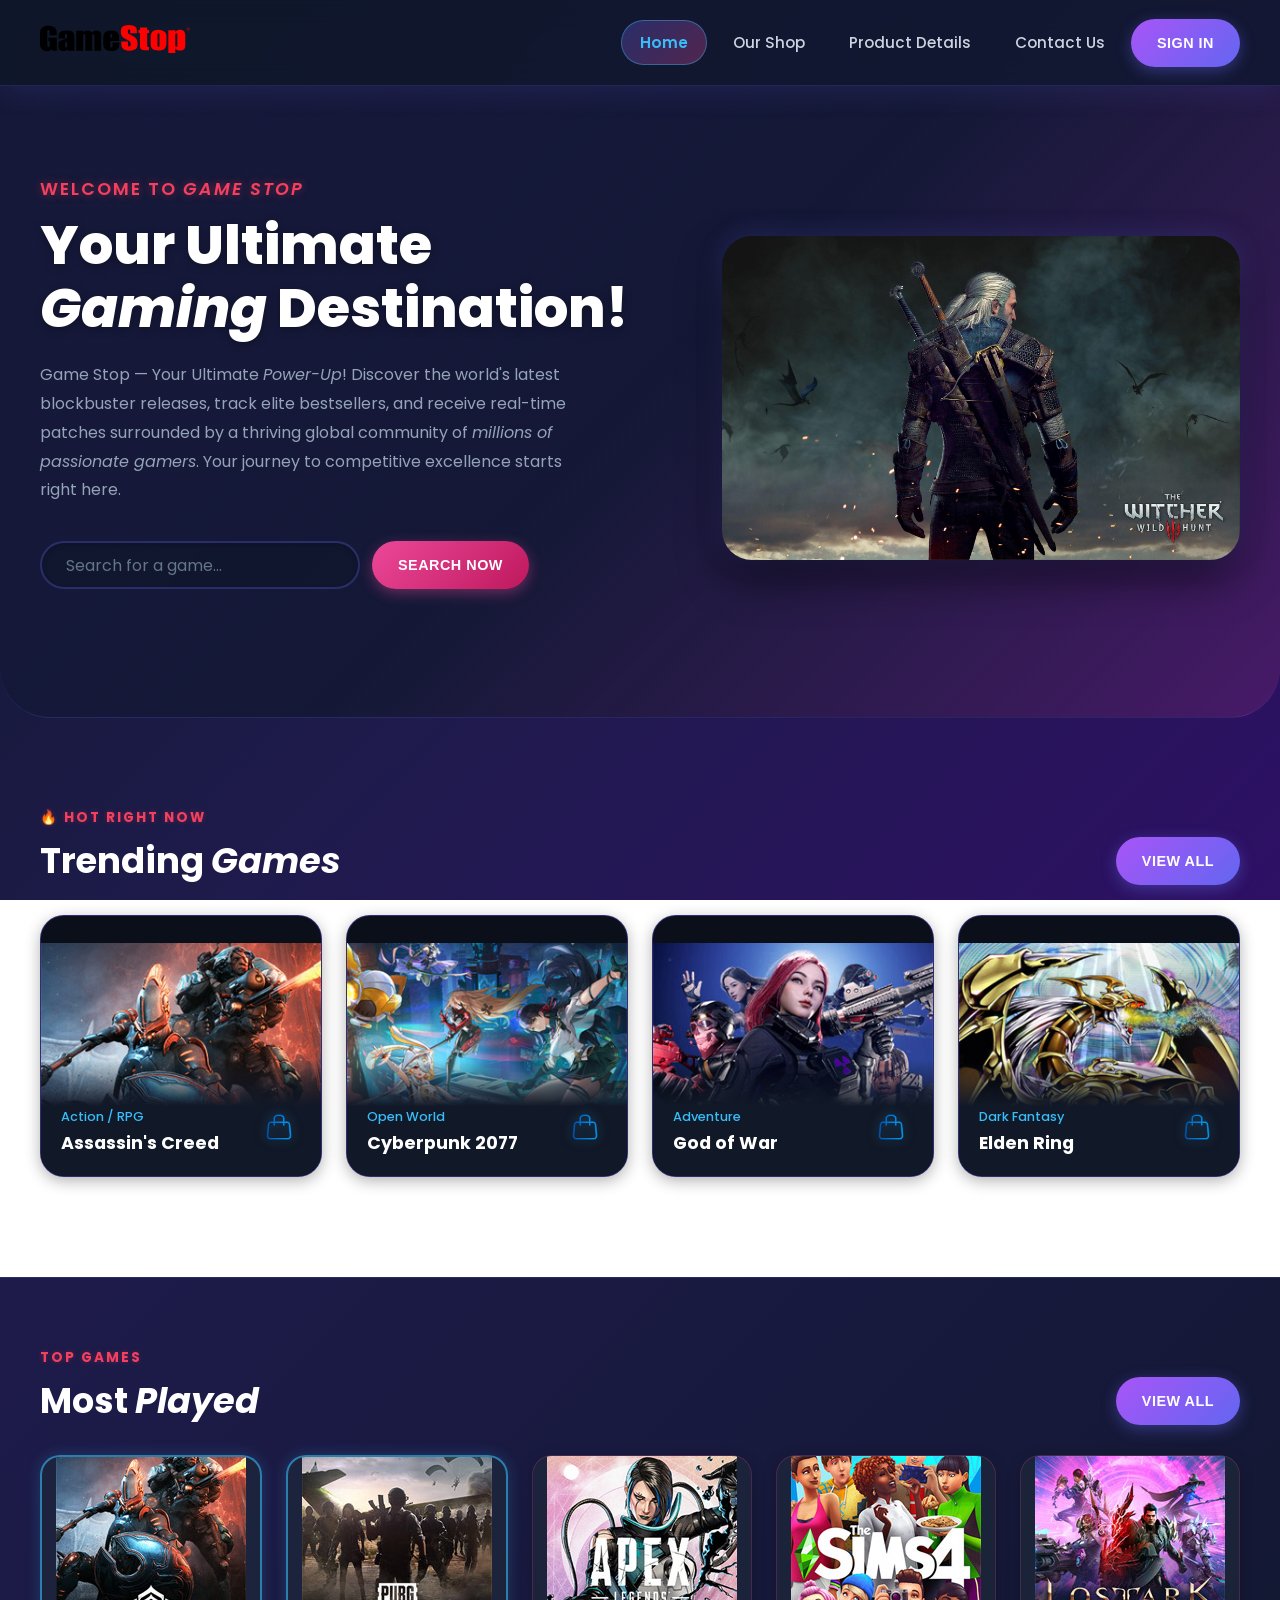
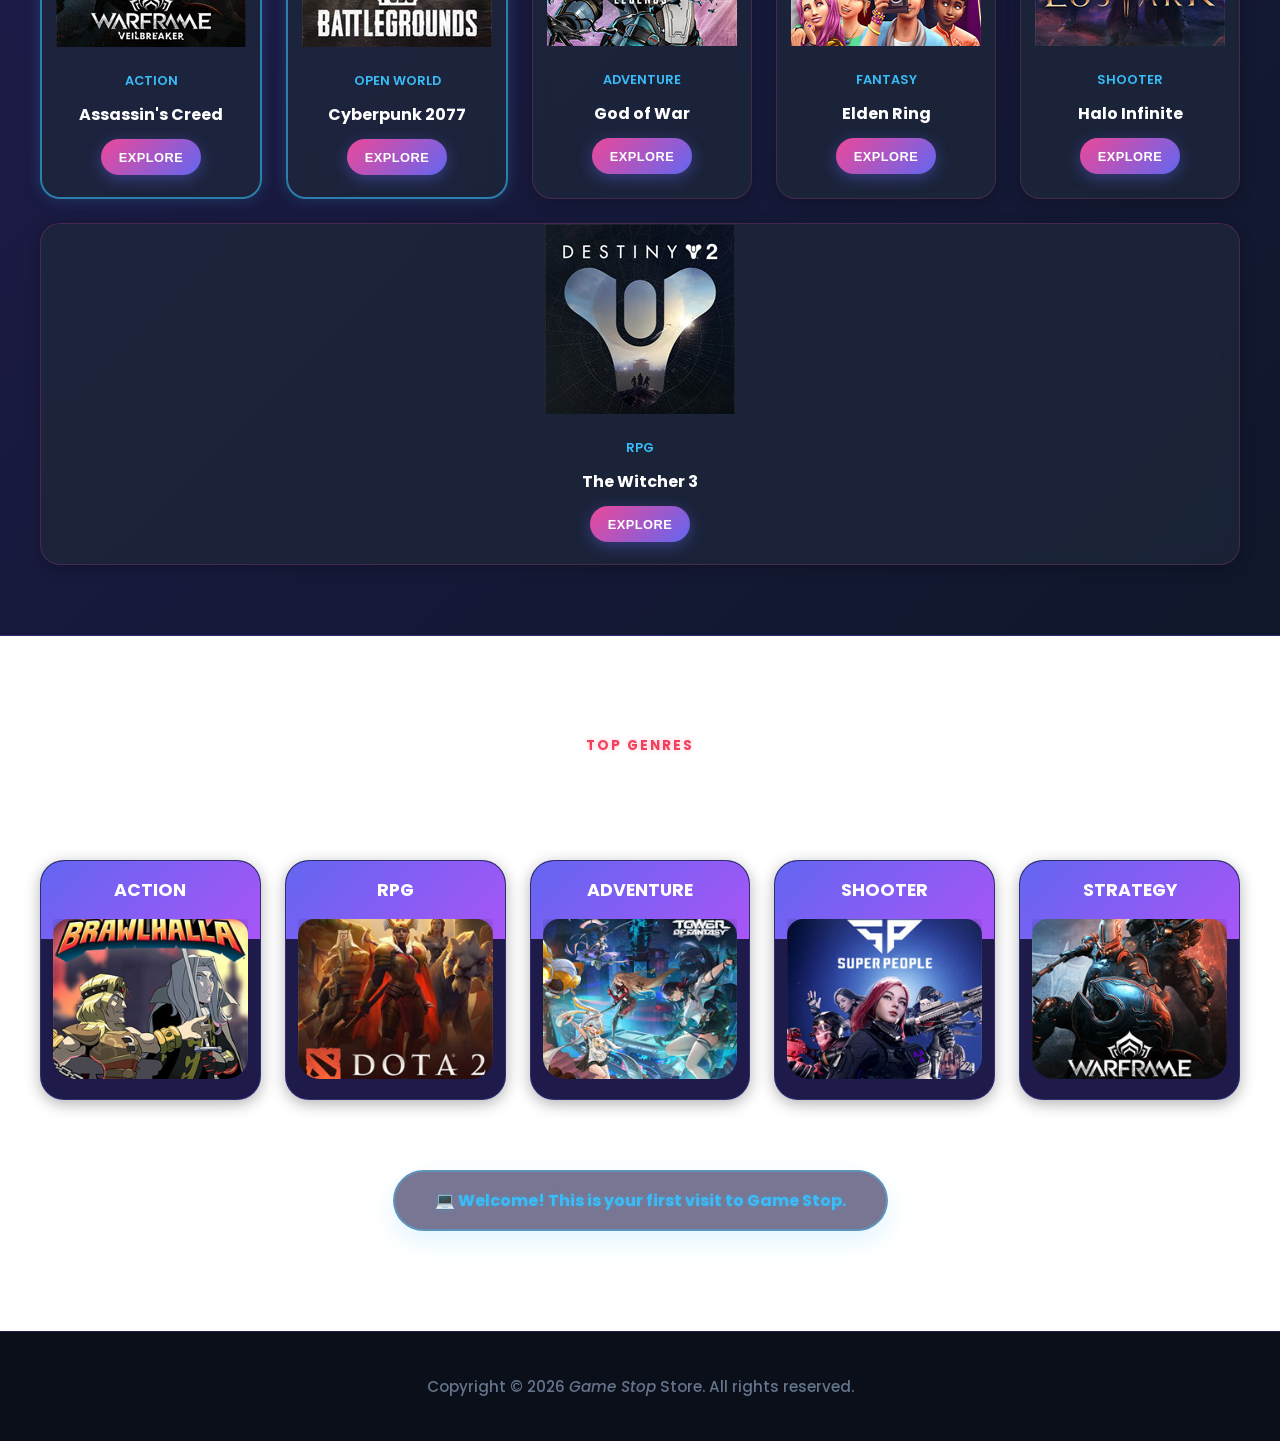
<file: index.html>
<!doctype html>
<html lang="en">
  <head>
    <meta charset="UTF-8" />
    <meta name="viewport" content="width=device-width, initial-scale=1.0" />
    <meta
      name="description"
      content="Game Stop – Your ultimate gaming hub. Discover trending titles, elite categories, and gear up for an immersive next-gen experience."
    />
    <link
      href="https://fonts.googleapis.com/css2?family=Poppins:wght@300;400;500;600;700&display=swap"
      rel="stylesheet"
    />
    <link rel="shortcut icon" href="./images/logo.png" type="image/x-icon" />
    <link rel="stylesheet" href="style.css" />
    <title>Game Stop | Home</title>
  </head>

  <body>
    <header class="mainNavigationWrapper">
      <div class="navContentBoundary">
        <a href="index.html" class="brandBrandmark">
          <img src="images/loogoo.svg" alt="Game Stop Logo" />
        </a>

        <button
          class="mobileMenuTrigger"
          id="triggerMobileNav"
          aria-label="Toggle navigation"
        >
          &#9776;
        </button>

        <nav class="navigationLinkList" id="navigationLinkList">
          <a href="index.html" class="currentActiveItem">Home</a>
          <a href="#showcaseSection">Our Shop</a>
          <a href="#engagementSection">Product Details</a>
          <a href="contact.html">Contact Us</a>
          <button class="globalActionButton" id="openAuthPortal">Sign In</button>
        </nav>
      </div>
    </header>

    <main class="heroPresentationArea">
      <div class="heroGridFlex">
        <div class="heroTextContent">
          <p class="introGreeting">Welcome to <i>Game Stop</i></p>
          <h1 class="mainMarketingSlogan">Your Ultimate <i>Gaming</i> Destination!</h1>
          <p class="brandCoreDescription">
            Game Stop — Your Ultimate <i>Power-Up</i>! Discover the world's latest blockbuster releases, track elite bestsellers, and receive real-time patches surrounded by a thriving global community of <i>millions of passionate gamers</i>. Your journey to competitive excellence starts right here.
          </p>
          <div class="interactiveSearchContainer">
            <input
              type="text"
              id="gameQueryField"
              placeholder="Search for a game…"
            />
            <button class="globalActionButton searchSubmitBtn" id="executeGameSearch">SEARCH NOW</button>
          </div>
          <p id="searchFeedbackBox" class="searchFeedbackBox"></p>
        </div>

        <div class="heroGraphicFrame">
          <img src="images/2341750.jpg" alt="Gaming Banner" />
        </div>
      </div>
    </main>

    <section class="showcaseSection" id="showcaseSection">
      <span class="sectionSubLabel">🔥 Hot Right Now</span>
      <div class="showcaseHeadingFlex">
        <h1 class="sectionMainTitle">Trending <i>Games</i></h1>
        <button class="globalActionButton" id="loadMoreTrending">View All</button>
      </div>

      <div class="showcaseCardsGrid" id="trendingItemsContainer">
        </div>
    </section>

    <section class="engagementSection" id="engagementSection">
      <div class="engagementInnerBox">
        <span class="sectionSubLabel">top games</span>
        <div class="showcaseHeadingFlex">
          <h1 class="sectionMainTitle">Most <i>Played</i></h1>
          <button class="globalActionButton" id="loadMoreMostPlayed">View All</button>
        </div>
        <div class="engagementCardsGrid" id="mostPlayedItemsContainer">
          </div>
      </div>
    </section>

    <section class="taxonomySection">
      <div class="taxonomyWrapper">
        <div class="taxonomyCenterHeader">
          <span class="sectionSubLabel">top genres</span>
          <h1 class="sectionMainTitle">Top <i>Categories</i></h1>
        </div>
        <div class="taxonomyCardsGrid" id="categoryItemsContainer">
          </div>
      </div>
    </section>

    <div class="trafficCounterWidget">
      <p id="visitorStatusMessage"></p>
    </div>

    <footer class="siteFooterWrapper">
      <div class="siteFooterContent">
        Copyright &copy; <span id="copyrightCurrentYear"></span> <i>Game Stop</i> Store. All rights reserved.
      </div>
    </footer>

    <div class="authModalBackdrop" id="authPortalOverlay">
      <div class="authModalCard">
        <button class="authModalDismiss" id="closeAuthPortal">&times;</button>
        <h2 class="authModalTitle">Sign <i>In</i></h2>
        <input type="text" id="authUsernameInput" placeholder="Username" />
        <input type="password" id="authPasswordInput" placeholder="Password" />
        <p id="authValidationMessage" class="authValidationMessage"></p>
        <button class="globalActionButton" id="submitAuthCredentials">Login</button>
      </div>
    </div>

    <script src="script.js"></script>
  </body>
</html>
</file>
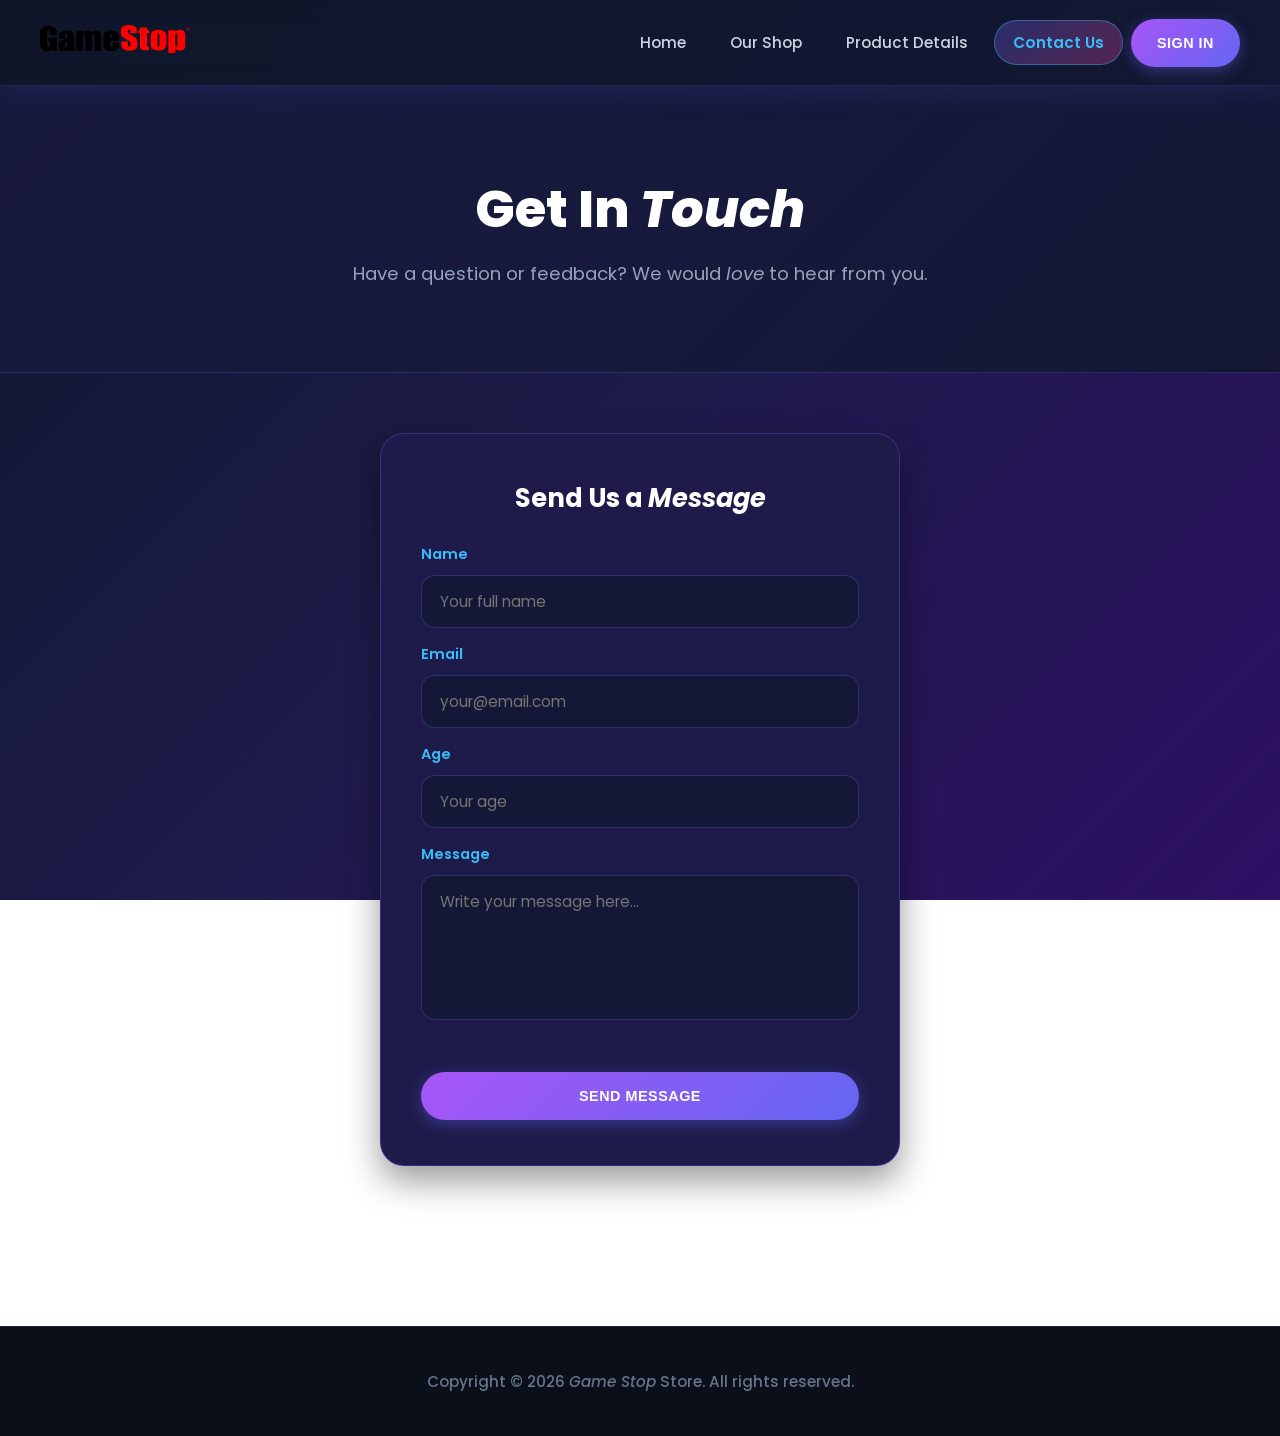
<file: contact.html>
<!doctype html>
<html lang="en">
  <head>
    <meta charset="UTF-8" />
    <meta name="viewport" content="width=device-width, initial-scale=1.0" />
    <meta
      name="description"
      content="Get in touch with Game Stop – We are here to assist you and answer all your gaming queries 24/7."
    />
    <link
      href="https://fonts.googleapis.com/css2?family=Poppins:wght@300;400;500;600;700&display=swap"
      rel="stylesheet"
    />
    <link rel="shortcut icon" href="./images/logo.png" type="image/x-icon" />
    <link rel="stylesheet" href="style.css" />
    <title>Contact Us – Game Stop</title>
  </head>

  <body>
    <div class="mainNavigationWrapper">
      <div class="navContentBoundary">
        <a href="index.html" class="brandBrandmark">
          <img src="images/loogoo.svg" alt="Game Stop Logo" />
        </a>
        <button
          class="mobileMenuTrigger"
          id="triggerMobileNav"
          aria-label="Toggle navigation"
        >
          &#9776;
        </button>
        <nav class="navigationLinkList" id="navigationLinkList">
          <a href="index.html">Home</a>
          <a href="index.html#showcaseSection">Our Shop</a>
          <a href="index.html#engagementSection">Product Details</a>
          <a href="contact.html" class="currentActiveItem">Contact Us</a>
          <button class="globalActionButton" id="openAuthPortal">Sign In</button>
        </nav>
      </div>
    </div>

    <div class="informationalHeroHeader">
      <h1 class="informationalTitle">Get In <i>Touch</i></h1>
      <p class="informationalSubtitle">Have a question or feedback? We would <i>love</i> to hear from you.</p>
    </div>

    <div class="formSubmissionBoundary">
      <form id="feedbackDataForm" novalidate>
        <h2 class="formBoxTitle">Send Us a <i>Message</i></h2>

        <label class="formInputLabel" for="visitorFullName">Name</label>
        <input class="formInteractiveField" type="text" id="visitorFullName" placeholder="Your full name" />

        <label class="formInputLabel" for="visitorEmailAddress">Email</label>
        <input class="formInteractiveField" type="email" id="visitorEmailAddress" placeholder="your@email.com" />

        <label class="formInputLabel" for="visitorNumericalAge">Age</label>
        <input
          class="formInteractiveField"
          type="number"
          id="visitorNumericalAge"
          placeholder="Your age"
          min="1"
          max="120"
        />

        <label class="formInputLabel" for="visitorTextPayload">Message</label>
        <textarea
          class="formInteractiveField formTextareaHeight"
          id="visitorTextPayload"
          name="question"
          cols="30"
          rows="5"
          placeholder="Write your message here…"
        ></textarea>

        <p id="submissionFeedbackLine" class="submissionFeedbackLine"></p>

        <button type="button" class="globalActionButton" id="triggerFormDispatch">Send Message</button>
      </form>
    </div>

    <div class="siteFooterWrapper">
      <div class="siteFooterContent">
        Copyright &copy; <span id="copyrightCurrentYear"></span> <i>Game Stop</i> Store. All rights reserved.
      </div>
    </div>

    <div class="authModalBackdrop" id="authPortalOverlay">
      <div class="authModalCard">
        <button class="authModalDismiss" id="closeAuthPortal">&times;</button>
        <h2 class="authModalTitle">Sign <i>In</i></h2>
        <input type="text" id="authUsernameInput" placeholder="Username" />
        <input type="password" id="authPasswordInput" placeholder="Password" />
        <p id="authValidationMessage" class="authValidationMessage"></p>
        <button class="globalActionButton" id="submitAuthCredentials">Login</button>
      </div>
    </div>

    <script src="script.js"></script>
  </body>
</html>
</file>
<file: style.css>
/* ============================================================
   GAME STOP – ستايل شيت الألوان السيبرانية المتداخلة والمبهجة
   تصميم ألعاب احترافي يعتمد على تدرجات النيون والأزرق الكوني العميق
   ============================================================ */

/* ---------- 1. ريست وإعدادات الصفحة الأساسية المشبعة ---------- */
*,
*::before,
*::after {
  box-sizing: border-box; /* حساب الأبعاد الإجمالية بدقة عشان مفيش حاجة تكسر */
  margin: 0;
  padding: 0;
}

body {
  font-family: "Poppins", sans-serif;
  /* خلفية كونية متداخلة بين البنفسجي الغامق والأزرق الليلي المريح جداً للجيمرز */
  background: linear-gradient(135deg, #0f172a 0%, #1e1b4b 50%, #2e1065 100%);
  background-attachment: fixed; /* تثبيت الخلفية لإعطاء عمق أثناء السكرول */
  color: #f1f5f9; /* لون نص فاتح وناصع متوافق تماماً مع الخلفية الداكنة */
  overflow-x: hidden; /* حماية الأطراف ومنع السكرول الأفقي تماماً */
}

/* ---------- 2. الهيدر ونظام القوائم العلوي المشع ---------- */
.mainNavigationWrapper {
  /* هيدر مدمج بتأثير الزجاج الشفاف (Glassmorphism) مع تظليل بنفسجي ليلي */
  background: rgba(15, 23, 42, 0.75);
  backdrop-filter: blur(12px);
  -webkit-backdrop-filter: blur(12px);
  position: sticky; /* تثبيت الملاحة أعلى الصفحة بشكل ذكي */
  top: 0;
  z-index: 100;
  box-shadow: 0 4px 30px rgba(99, 102, 241, 0.15); /* ظل نيون خفيف يميل للبنفسجي لمنح عمق بصري */
  border-bottom: 1px solid rgba(99, 102, 241, 0.2);
}

.navContentBoundary {
  height: 85px;
  display: flex;
  justify-content: space-between;
  align-items: center;
  padding: 0 40px;
  max-width: 1300px;
  margin: auto;
}

.brandBrandmark img {
  width: 150px;
  transition: transform 0.3s cubic-bezier(0.34, 1.56, 0.64, 1); /* تأثير انميشن ارتدادي خفيف للوجو */
}

.brandBrandmark img:hover {
  transform: scale(1.04); /* تكبير اللوجو عند الهوفر */
}

.navigationLinkList {
  display: flex;
  justify-content: flex-end;
  align-items: center;
  gap: 8px;
}

.navigationLinkList a {
  text-decoration: none;
  color: #cbd5e1; /* لون رمادي فاتح أنيق للينكات العادية ليتباين مع الهيدر الزجاجي */
  padding: 10px 18px;
  border-radius: 50px;
  transition: background-color 0.3s, color 0.3s;
  font-size: 0.95rem;
  font-weight: 500;
}

.navigationLinkList a:hover {
  background-color: rgba(99, 102, 241, 0.2); /* خلفية بنفسجية خفيفة عند الوقوف بالماوس */
  color: #38bdf8; /* تحول النص للأزرق السماوي المضيء */
}

.navigationLinkList a.currentActiveItem {
  background: linear-gradient(135deg, rgba(99, 102, 241, 0.3) 0%, rgba(236, 72, 153, 0.3) 100%); /* تظليل نيون متدرج للعنصر النشط */
  color: #38bdf8; /* نص سماوي صلب مضيء */
  font-weight: 600;
  border: 1px solid rgba(56, 189, 248, 0.4);
}

/* زرار الهامبرجر المخصص للموبايل */
.mobileMenuTrigger {
  display: none;
  background: none;
  border: none;
  color: #f1f5f9;
  font-size: 1.8rem;
  cursor: pointer;
}

/* ---------- 3. الزرار الموحد العصري (Global Button) ---------- */
.globalActionButton {
  border-radius: 50px;
  height: 48px;
  border: none;
  font-weight: 600;
  font-size: 0.9rem;
  padding: 0 26px;
  background: linear-gradient(135deg, #a855f7 0%, #6366f1 100%); /* تدرج من الموف المضيء للبنفسجي المشع */
  color: #ffffff;
  text-transform: uppercase;
  transition: all 0.3s ease;
  cursor: pointer;
  letter-spacing: 0.5px;
  box-shadow: 0 4px 15px rgba(99, 102, 241, 0.4); /* ظل نيون ملون للزرار */
}

.globalActionButton:hover {
  background: linear-gradient(135deg, #6366f1 0%, #4f46e5 100%); /* انتقال لوني مشع عند الهوفر */
  transform: translateY(-2px); /* رفعة ديناميكية لأعلى */
  box-shadow: 0 6px 22px rgba(168, 85, 247, 0.6); /* زيادة كثافة الظل الفوشيا الملفت للإنتباه */
}

.globalActionButton:active {
  transform: translateY(0) scale(0.97); /* استجابة فيزيائية فورية للضغط لأسفل */
}

/* ---------- 4. سكشن البانر الرئيسي (Hero Area) ---------- */
.heroPresentationArea {
  /* تدرج سيبراني مبهج ينتقل بسلاسة من الأزرق الداكن إلى تموجات نيونية وردية وبنفسجية في الأطراف */
  background: linear-gradient(135deg, rgba(30, 27, 75, 0.4) 0%, rgba(15, 23, 42, 0.6) 50%, rgba(236, 72, 153, 0.15) 100%);
  border-radius: 0 0 50px 50px; /* حواف انسيابية سفلية لمنطقة العرض */
  border-bottom: 1px solid rgba(99, 102, 241, 0.2);
}

.heroGridFlex {
  display: flex;
  align-items: center;
  gap: 60px;
  padding: 90px 40px;
  max-width: 1300px;
  margin: auto;
}

.heroTextContent {
  flex: 6;
}

.introGreeting {
  font-size: 1.1rem;
  color: #f43f5e; /* لون وردي/فوشيا نيون مبهج وواضح جداً للمقدمة */
  font-weight: 600;
  letter-spacing: 2px;
  text-transform: uppercase;
  margin-bottom: 12px;
  text-shadow: 0 0 8px rgba(244, 63, 94, 0.4);
}

.mainMarketingSlogan {
  font-size: 3.4rem;
  font-weight: 800;
  color: #ffffff; /* متباين بقوة مع الخلفيات الداكنة الجديدة */
  line-height: 1.15;
  margin-bottom: 22px;
  text-shadow: 0 2px 10px rgba(0, 0, 0, 0.3);
}

.brandCoreDescription {
  color: #94a3b8;
  width: 90%;
  font-weight: 400;
  line-height: 1.8;
  margin-bottom: 36px;
}

/* شريط البحث العصري المتداخل */
.interactiveSearchContainer {
  display: flex;
  align-items: center;
  gap: 12px;
  flex-wrap: wrap;
}

.interactiveSearchContainer input {
  border-radius: 50px;
  border: 2px solid rgba(99, 102, 241, 0.3);
  background: rgba(15, 23, 42, 0.6); /* حقل بحث مدمج مظلل */
  outline: none;
  width: 320px;
  height: 48px;
  font-size: 1rem;
  padding: 0 24px;
  color: #ffffff;
  transition: all 0.3s ease;
  font-family: "Poppins", sans-serif;
  box-shadow: inset 0 2px 4px rgba(0, 0, 0, 0.2);
}

.interactiveSearchContainer input::placeholder {
  color: #64748b;
}

.interactiveSearchContainer input:focus {
  border-color: #38bdf8; /* يتحول البوردر للأزرق المضيء عند الكتابة */
  box-shadow: 0 0 15px rgba(56, 189, 248, 0.3);
  background: rgba(15, 23, 42, 0.9);
}

.interactiveSearchContainer .searchSubmitBtn {
  background: linear-gradient(135deg, #ec4899 0%, #be185d 100%); /* زرار بحث باللون الوردي المبهج لكسر الرتابة */
  box-shadow: 0 4px 14px rgba(236, 72, 153, 0.4);
}

.interactiveSearchContainer .searchSubmitBtn:hover {
  background: linear-gradient(135deg, #be185d 0%, #9d174d 100%);
  box-shadow: 0 6px 20px rgba(236, 72, 153, 0.6);
}

.searchFeedbackBox {
  margin-top: 16px;
  font-size: 0.95rem;
  min-height: 22px;
  color: #f43f5e;
  font-weight: 600;
  text-shadow: 0 0 5px rgba(244, 63, 94, 0.3);
}

/* الصورة الجانبية للهيرو */
.heroGraphicFrame {
  flex: 5;
}

.heroGraphicFrame img {
  width: 100%;
  border-radius: 30px;
  box-shadow: 0 20px 40px rgba(0, 0, 0, 0.5), 0 0 25px rgba(99, 102, 241, 0.25); /* ظل نيون مزدوج عميق */
  transition: transform 0.4s cubic-bezier(0.16, 1, 0.3, 1);
}

.heroGraphicFrame img:hover {
  transform: scale(1.02) translateY(-4px); /* حركة خفيفة لإنعاش التفاعل */
}

/* ---------- 5. العناوين المشتركة لجميع السكاشن ---------- */
.showcaseSection {
  max-width: 1300px;
  margin: 90px auto 0;
  padding: 0 40px;
}

.showcaseHeadingFlex {
  display: flex;
  justify-content: space-between;
  align-items: center;
  padding-bottom: 28px;
}

.sectionSubLabel {
  display: block;
  text-transform: uppercase;
  color: #f43f5e; /* فوشيا مضيء للتصنيفات الصغيرة المرتفعة */
  font-weight: 700;
  font-size: 0.85rem;
  letter-spacing: 2px;
  margin-bottom: 6px;
  text-shadow: 0 0 5px rgba(244, 63, 94, 0.3);
}

.sectionMainTitle {
  color: #ffffff;
  font-size: 2.2rem;
  font-weight: 700;
  margin-top: 0;
}

/* ---------- 6. كروت قسم ألعاب التريند السيبراني (Showcase) ---------- */
.showcaseCardsGrid {
  display: flex;
  justify-content: flex-start;
  gap: 24px;
  flex-wrap: wrap;
}

.showcaseCardsGrid .interactiveItemCard {
  position: relative;
  border-radius: 24px;
  overflow: hidden;
  flex: 1;
  min-width: 260px;
  transition: all 0.3s cubic-bezier(0.25, 1, 0.5, 1);
  background-color: #1e1b4b; /* خلفية كارت بنفسجية داكنة متناسقة */
  border: 1px solid rgba(99, 102, 241, 0.25);
  box-shadow: 0 4px 15px rgba(0, 0, 0, 0.3);
}

.showcaseCardsGrid .interactiveItemCard:hover {
  transform: translateY(-8px);
  box-shadow: 0 20px 35px rgba(99, 102, 241, 0.3);
  border-color: rgba(56, 189, 248, 0.6); /* بوردر مضيء عند الهوفر */
}

.showcaseCardsGrid .interactiveItemCard > img {
  width: 100%;
  height: 260px;
  object-fit: contain;
  background-color: #0b0f19;
  display: block;
}

.showcaseCardsGrid .interactiveItemCard .cardInformationOverlay {
  position: absolute;
  bottom: 0;
  left: 0;
  right: 0;
  /* تدرج ليلي مدمج لعرض النصوص بوضوح تام وتناسق نيون رائع */
  background: linear-gradient(to top, #111827 60%, rgba(17, 24, 39, 0) 100%);
  padding: 45px 20px 20px;
  display: flex;
  justify-content: space-between;
  align-items: flex-end;
}

.showcaseCardsGrid .cardTextGroup p {
  color: #38bdf8; /* نصوص فرعية بالأزرق السماوي المشع */
  font-size: 0.8rem;
  margin-bottom: 4px;
  font-weight: 500;
}

.showcaseCardsGrid .cardTextGroup h3 {
  color: #ffffff;
  margin: 0;
  font-size: 1.1rem;
  font-weight: 700;
}

.showcaseCardsGrid .cardInformationOverlay .actionIconWrapper img {
  width: 44px;
  filter: drop-shadow(0 0 6px rgba(56, 189, 248, 0.5));
  transition: transform 0.3s ease;
}

.showcaseCardsGrid .cardInformationOverlay .actionIconWrapper img:hover {
  transform: scale(1.15) rotate(8deg);
}

/* ---------- 7. قسم الأكثر لعباً ذو الخلفية المتداخلة المشبعة ---------- */
.engagementSection {
  /* تدرج مبهج ينتقل من البنفسجي العميق للأزرق الداكن ليفصل السكاشن باحترافية */
  background: linear-gradient(135deg, #1e1b4b 0%, #0f172a 100%);
  border-top: 1px solid rgba(99, 102, 241, 0.25);
  border-bottom: 1px solid rgba(99, 102, 241, 0.25);
  margin-top: 100px;
  padding: 70px 40px;
}

.engagementInnerBox {
  max-width: 1300px;
  margin: auto;
}

.engagementCardsGrid {
  display: flex;
  justify-content: flex-start;
  gap: 24px;
  flex-wrap: wrap;
}

.engagementCardsGrid .interactiveItemCard {
  flex: 1;
  min-width: 200px;
  background-color: rgba(30, 41, 59, 0.7); /* كروت داكنة مدمجة بتأثير زجاجي */
  backdrop-filter: blur(8px);
  border-radius: 20px;
  overflow: hidden;
  transition: all 0.3s ease;
  text-align: center;
  border: 1px solid rgba(236, 72, 153, 0.2);
  box-shadow: 0 4px 15px rgba(0, 0, 0, 0.2);
}

.engagementCardsGrid .interactiveItemCard:hover {
  transform: translateY(-6px);
  box-shadow: 0 16px 25px rgba(236, 72, 153, 0.25);
  border-color: rgba(236, 72, 153, 0.7); /* إضاءة بوردر وردية قوية جذابة */
}

/* مظهر مميز لكروت البريميوم المضافة اختيارياً */
.engagementCardsGrid .interactiveItemCard.specialFeatureItem {
  border: 2px solid rgba(56, 189, 248, 0.6);
  box-shadow: 0 0 15px rgba(56, 189, 248, 0.2);
}

.engagementCardsGrid .interactiveItemCard img[src*="top-game-06"] {
  object-fit: contain !important;
  background-color: #0b0f19; 
}

.engagementCardsGrid .cardBottomDetails {
  display: flex;
  flex-direction: column;
  align-items: center;
  padding: 18px 14px 22px;
  gap: 12px;
}

.engagementCardsGrid .cardBottomDetails .itemCategoryBadge {
  color: #38bdf8; /* كود صنف باللون الأزرق المضيء */
  font-size: 0.8rem;
  font-weight: 600;
  text-transform: uppercase;
}

.engagementCardsGrid .cardBottomDetails .itemDisplayTitle {
  color: #ffffff;
  font-size: 1rem;
  font-weight: 700;
}

.engagementCardsGrid .cardBottomDetails .globalActionButton {
  height: 36px;
  font-size: 0.8rem;
  padding: 0 18px;
  background: linear-gradient(135deg, #ec4899 0%, #6366f1 100%); /* زرار ميكس نيون مبهج */
}

/* ---------- 8. قسم التصنيفات الكبرى المبهج (Taxonomy) ---------- */
.taxonomySection {
  margin-top: 100px;
  padding: 0 40px;
}

.taxonomyWrapper {
  max-width: 1300px;
  margin: auto;
}

.taxonomyCenterHeader {
  display: flex;
  flex-direction: column;
  align-items: center;
  text-align: center;
  margin-bottom: 45px;
}

.taxonomyCardsGrid {
  display: flex;
  justify-content: flex-start;
  gap: 24px;
  flex-wrap: wrap;
}

.taxonomyCardsGrid .interactiveItemCard {
  flex: 1;
  min-width: 210px;
  border-radius: 24px;
  overflow: hidden;
  transition: all 0.3s ease;
  background-color: #1e1b4b;
  border: 1px solid rgba(99, 102, 241, 0.25);
  box-shadow: 0 4px 15px rgba(0, 0, 0, 0.3);
}

.taxonomyCardsGrid .interactiveItemCard:hover {
  transform: scale(1.03) translateY(-4px);
  box-shadow: 0 20px 30px rgba(99, 102, 241, 0.25);
  border-color: #a855f7;
}

.taxonomyCardsGrid .interactiveItemCard .categoryTextHeader {
  background: linear-gradient(135deg, #6366f1 0%, #a855f7 100%); /* ترويسة متدرجة بالبنفسجي والموف الساطع */
  text-align: center;
  color: #ffffff;
  padding: 16px 0 36px;
  font-size: 1.1rem;
  font-weight: 700;
  text-transform: uppercase;
  border-radius: 22px 22px 0 0;
}

.taxonomyCardsGrid .interactiveItemCard .categoryMediaBody {
  position: relative;
  top: -20px;
  border-radius: 0 0 22px 22px;
  overflow: hidden;
  margin: 0 12px;
}

.taxonomyCardsGrid .interactiveItemCard .categoryMediaBody img {
  width: 100%;
  height: 160px;
  object-fit: cover;
  display: block;
  transition: transform 0.4s ease;
  border-radius: 16px;
  box-shadow: 0 4px 20px rgba(0, 0, 0, 0.4);
}

.taxonomyCardsGrid .interactiveItemCard:hover .categoryMediaBody img {
  transform: scale(1.05);
}

/* ---------- 9. ويدجت بنر عداد الزيارات التفاعلي ---------- */
.trafficCounterWidget {
  max-width: 1300px;
  margin: 70px auto 0;
  padding: 0 40px;
  text-align: center;
}

.trafficCounterWidget p {
  background: rgba(30, 27, 75, 0.6); /* بنر متناسق بحواف نيون مشعة */
  backdrop-filter: blur(8px);
  border: 2px solid rgba(56, 189, 248, 0.4);
  color: #38bdf8;
  font-weight: 700;
  font-size: 1rem;
  padding: 16px 40px;
  border-radius: 50px;
  display: inline-block;
  box-shadow: 0 10px 25px rgba(56, 189, 248, 0.15);
  text-shadow: 0 0 4px rgba(56, 189, 248, 0.3);
}

/* ---------- 10. الفوتر ونظام التذييل الرئيسي ---------- */
.siteFooterWrapper {
  background: #0b0f19; /* فوتر داكن جداً لإنهاء نظام الألوان بقوة وثبات */
  height: 110px;
  border-top: 1px solid rgba(99, 102, 241, 0.2);
  margin-top: 100px;
  display: flex;
  align-items: center;
  justify-content: center;
}

.siteFooterContent {
  max-width: 1300px;
  margin: auto;
  text-align: center;
  color: #64748b;
  font-weight: 500;
  font-size: 0.95rem;
}

/* ---------- 11. نافذة الحساب المنبثقة (Auth Portal Modal) ---------- */
.authModalBackdrop {
  display: none;
  position: fixed;
  inset: 0;
  background: rgba(15, 23, 42, 0.7); /* تعتيم منسجم لحجب الرؤية الخلفية */
  backdrop-filter: blur(6px); /* تأثير غباشي ضبابي مودرن */
  z-index: 999;
  justify-content: center;
  align-items: center;
  opacity: 0;
  transition: opacity 0.3s ease;
}

.authModalBackdrop.active {
  display: flex;
  opacity: 1;
}

.authModalCard {
  background: #1e1b4b;
  border: 1px solid rgba(99, 102, 241, 0.3);
  border-radius: 24px;
  padding: 45px 40px;
  width: 390px;
  position: relative;
  display: flex;
  flex-direction: column;
  gap: 18px;
  box-shadow: 0 25px 50px rgba(0, 0, 0, 0.5), 0 0 20px rgba(168, 85, 247, 0.2);
  transform: scale(0.92) translateY(-15px);
  transition: transform 0.3s cubic-bezier(0.34, 1.56, 0.64, 1);
}

.authModalBackdrop.active .authModalCard {
  transform: scale(1) translateY(0);
}

.authModalTitle {
  color: #ffffff;
  text-align: center;
  font-size: 1.7rem;
  font-weight: 700;
}

.authModalCard input {
  background: rgba(15, 23, 42, 0.6);
  border: 1px solid rgba(99, 102, 241, 0.3);
  border-radius: 50px;
  height: 50px;
  padding: 0 22px;
  color: #ffffff;
  font-size: 0.95rem;
  outline: none;
  font-family: "Poppins", sans-serif;
  transition: all 0.3s;
}

.authModalCard input:focus {
  border-color: #38bdf8; /* هالة ضوئية زرقاء داخل الحقل */
  box-shadow: 0 0 10px rgba(56, 189, 248, 0.3);
}

.authModalCard input::placeholder {
  color: #475569;
}

.authModalDismiss {
  position: absolute;
  top: 18px;
  right: 22px;
  background: none;
  border: none;
  color: #64748b;
  font-size: 1.7rem;
  cursor: pointer;
  transition: color 0.2s;
}

.authModalDismiss:hover {
  color: #f43f5e;
}

.authValidationMessage {
  font-size: 0.9rem;
  min-height: 18px;
  text-align: center;
}

/* ---------- 12. صفحة التواصل وفورم البيانات (Contact Form) ---------- */
.informationalHeroHeader {
  background: linear-gradient(135deg, rgba(30, 27, 75, 0.5) 0%, rgba(15, 23, 42, 0.8) 100%);
  border-bottom: 1px solid rgba(99, 102, 241, 0.25);
  text-align: center;
  padding: 85px 20px;
}

.informationalTitle {
  font-size: 3.2rem;
  font-weight: 800;
  color: #ffffff;
  margin-bottom: 12px;
}

.informationalSubtitle {
  color: #94a3b8;
  font-size: 1.15rem;
}

.formSubmissionBoundary {
  display: flex;
  justify-content: center;
  padding: 60px 20px;
}

.formSubmissionBoundary form {
  background: #1e1b4b;
  border: 1px solid rgba(99, 102, 241, 0.3);
  display: flex;
  flex-direction: column;
  gap: 16px;
  width: 100%;
  max-width: 520px;
  padding: 45px 40px;
  border-radius: 24px;
  box-shadow: 0 15px 35px rgba(0, 0, 0, 0.4);
}

.formBoxTitle {
  color: #ffffff;
  text-align: center;
  font-size: 1.6rem;
  margin-bottom: 10px;
}

.formInputLabel {
  color: #38bdf8; /* ليبلات باللون السماوي لسهولة القراءة والجمالية السيبرانية */
  font-size: 0.9rem;
  font-weight: 600;
  margin-bottom: -6px;
}

.formInteractiveField {
  background: rgba(15, 23, 42, 0.6);
  border: 1px solid rgba(99, 102, 241, 0.3);
  border-radius: 14px;
  padding: 14px 18px;
  color: #ffffff;
  font-size: 0.95rem;
  font-family: "Poppins", sans-serif;
  outline: none;
  transition: all 0.3s;
  resize: none;
}

.formInteractiveField:focus {
  border-color: #ec4899; /* تحول البوردر للفوشيا النيون عند الكتابة داخل الفورم */
  box-shadow: 0 0 10px rgba(236, 72, 153, 0.3);
}

.formTextareaHeight {
  min-height: 120px;
}

.submissionFeedbackLine {
  font-size: 0.9rem;
  min-height: 20px;
  text-align: center;
  font-weight: 600;
}

/* ---------- 13. شاشات التجاوب والـ Media Queries ---------- */

/* شاشات الأجهزة اللوحية (التابلت): ≤ 1024px */
@media (max-width: 1024px) {
  .navContentBoundary {
    padding: 0 32px;
  }

  .heroGridFlex {
    padding: 60px 32px;
    flex-direction: column;
    text-align: center;
  }

  .mainMarketingSlogan {
    font-size: 2.6rem;
  }

  .brandCoreDescription {
    width: 100%;
  }

  .interactiveSearchContainer {
    justify-content: center;
  }

  .heroGraphicFrame img {
    width: 75%;
    margin: auto;
  }

  .showcaseSection,
  .taxonomySection {
    padding: 0 32px;
  }

  .showcaseCardsGrid,
  .engagementCardsGrid,
  .taxonomyCardsGrid {
    justify-content: center; /* منع تشتت الكروت وتوسيطها عند الالتفاف */
  }
}

/* شاشات الموبايل القياسية: ≤ 768px */
@media (max-width: 768px) {
  .mobileMenuTrigger {
    display: block; /* تفجير زر القائمة على الموبايل */
  }

  .navigationLinkList {
    display: none; /* طي القائمة الأفقية الأساسية */
    flex-direction: column;
    position: absolute;
    top: 85px;
    left: 0;
    right: 0;
    background-color: #1e1b4b;
    padding: 24px;
    gap: 14px;
    z-index: 99;
    box-shadow: 0 15px 30px rgba(0, 0, 0, 0.4);
    border-top: 1px solid rgba(99, 102, 241, 0.25);
  }

  .navigationLinkList.open {
    display: flex; /* إتاحة الفتح المرن للينكات عبر الكلاس open */
  }

  .navigationLinkList a {
    width: 100%;
    text-align: center;
    padding: 14px;
  }

  .navigationLinkList .globalActionButton {
    width: 100%;
  }

  .navContentBoundary {
    padding: 0 20px;
  }

  .mainMarketingSlogan {
    font-size: 2.1rem;
  }

  .interactiveSearchContainer input {
    width: 100%; /* تمدد حقل الإدخال لسهولة الكتابة على الموبايل */
  }

  .showcaseSection,
  .taxonomySection {
    padding: 0 20px;
  }

  .showcaseCardsGrid .interactiveItemCard,
  .engagementCardsGrid .interactiveItemCard {
    min-width: 100%; /* كارت واحد عريض لكل سطر للمثالية البصرية */
  }

  .taxonomyCardsGrid .interactiveItemCard {
    min-width: calc(50% - 12px); /* كارتين متجاورين في التصنيفات على الموبايل */
    flex: none;
  }

  .engagementSection {
    padding: 40px 20px;
  }
}

/* شاشات الموبايل الصغيرة جداً: ≤ 480px */
@media (max-width: 480px) {
  .mainMarketingSlogan {
    font-size: 1.7rem;
  }

  .taxonomyCardsGrid .interactiveItemCard {
    min-width: 100%; /* تمديد الكروت بالكامل على الشاشات شديدة الصغر */
  }

  .trafficCounterWidget p {
    font-size: 0.85rem;
    padding: 12px 24px;
  }

  .authModalCard {
    width: 92%;
    padding: 35px 20px;
  }
}
</file>
